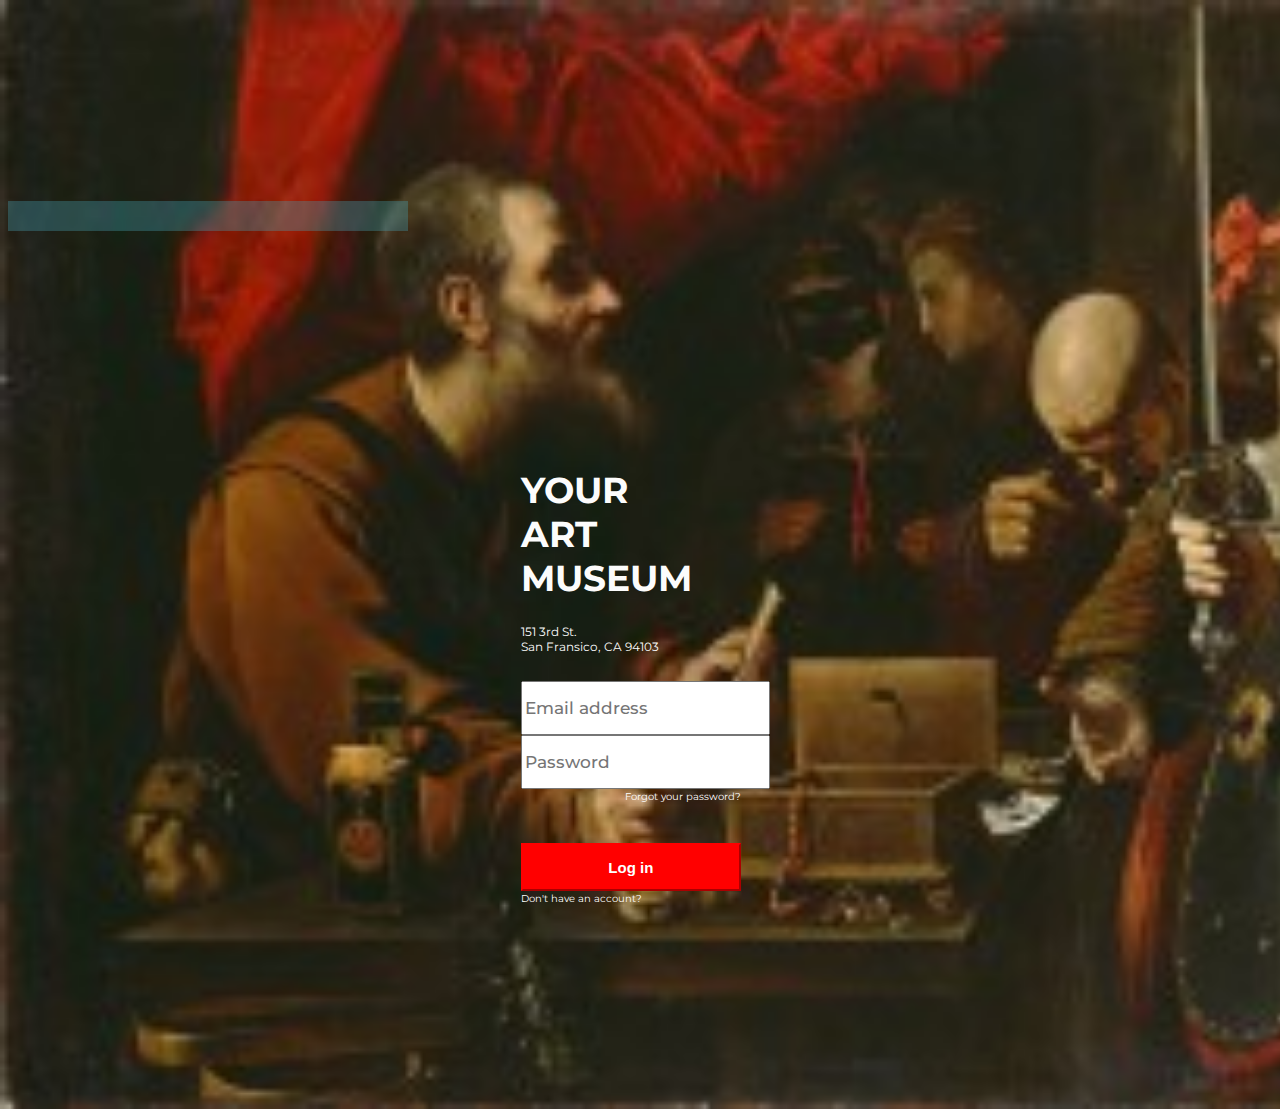
<file: MIDTERM SHIMIZU/index.html>
<!DOCTYPE html>
<html lang="en">
<head>
<meta charset="UTF-8">
<meta name="viewport" content="width=device-width, initial-scale=1.0">
<meta http-equiv="X-UA-Compatible" content="ie=edge">
<title>ACTIVITY HOME PAGE</title>
<link rel="stylesheet" href="style.css"/>
<!--<link rel="stylesheet" type="text/css" href="code\bootstrap.min.css">-->
<link rel="stylesheet" type="text/css" href="https://stackpath.bootstrapcdn.com/font-awesome/4.7.0/css/font-awesome.min.css">
<!--<script type="text/javascript" src="code/bootstrap.min.js"> </script> -->
<script src="https://code.jquery.com/jquery-3.2.1.slim.min.js"></script>
<script src="https://cdnjs.cloudflare.com/ajax/libs/popper.js/1.12.9/umd/popper.min.js" ></script>
<script src="https://maxcdn.bootstrapcdn.com/bootstrap/4.0.0/js/bootstrap.min.js"></script>
 </head>

 <body>
     <div class="container">
          
  
 <div class="d-flex justify-content-center align-items-center login-container ">
    
       
            
     <form class="login-form text-center  ">
             <div class="App-Info">
                 <h1 class="mb-5 font-weight-light text-uppercase text-color"><b>YOUR <br> ART<br> MUSEUM</b></h1>
             <p class="appinfo text-color-p"> 151 3rd St.<br> San Fransico, CA 94103 <br><br></p>
             <div class="form-group">
                <input type="text" class="form-control rounded-pill form-control-lg text-dark form-block" placeholder="Email address">
       
           
                <input type="password" class="form-control rounded-pill form-control-lg" placeholder="Password">
                  <a href="#" class="text-appinfoP pull-right">Forgot your password?</a>
                <br> <br>
                <br> 
               
                    
                  <button type="submit" class="btn mt-5 rounded-pill btn-lg btn-custom btn-block text-uppercase" onclick="homepage.html" >Log in</button>  
            </div >
               
                     <a href="#" class="text-appinfoP">Don't have an account?</a>
             </div>
   
     </form>

     </div>
     
      </div>
</body>
</html>
</file>
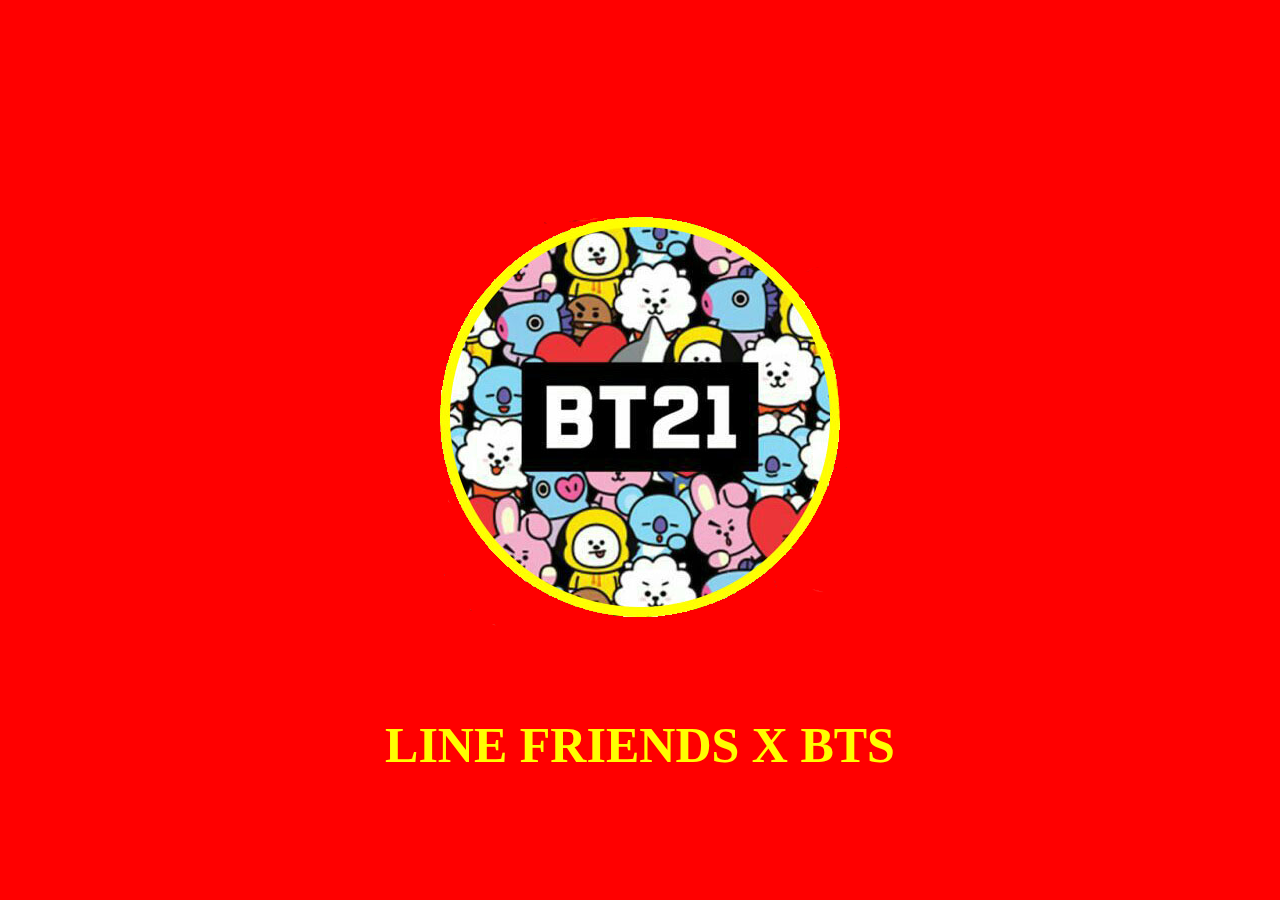
<file: bt21/page1.html>
<html>
<head>
<title> Page 1 </title>
</head>
<style>
h1 {
	color: yellow;
	font-size: 50;
	text-align: center;}
	</style>
<body bgcolor = red>
<br><br><br><br><br><br><br><br><br><br><br>
<center><img src = "bt21.png"></center><br><br><br>
<h1> LINE FRIENDS X BTS </h1>
</div>
</body>
</html>
</file>
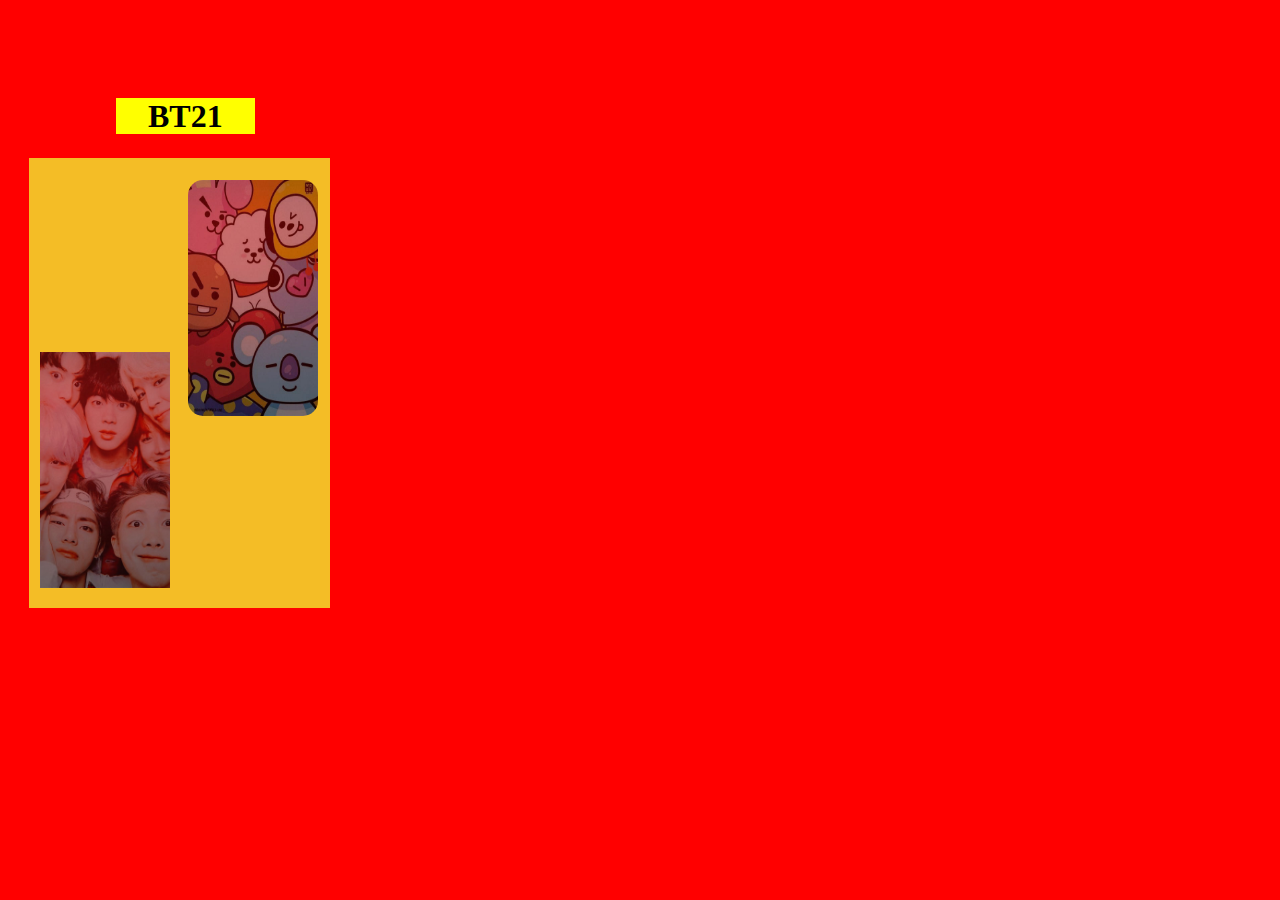
<file: bt21/page2.html>
<html>
<head>
<title> Page 2 </title>
<style>
h1{
    display:inline;
    background-color:yellow;
    color:black;
}
div {position: absolute;
width: 301px;
height: 450px;
left: 29px;
top: 158px;
background: #F4BD26;
}
.image1 {
position: absolute;
width: 130px;
height: 236px;
left: 188px;
top: 180px;
background: url(red ombre.jpg), url(bt21 bg icon.jpg);
border-radius: 15px;
}
.image2 {position: absolute;
width: 130px;
height: 236px;
left: 40px;
top: 352px;}


	</style>
</head>
<body bgcolor = red>
<br><br><br><br><br>
&nbsp &nbsp&nbsp &nbsp&nbsp &nbsp&nbsp &nbsp&nbsp &nbsp &nbsp&nbsp &nbsp&nbsp&nbsp &nbsp&nbsp &nbsp<h1>&nbsp &nbsp BT21 &nbsp &nbsp </h1>
<div></div>
<img src = "bt21 group edited.jpg" class = "image1">
<img src = "bts edited.jpg" class = "image2">

</body>
</html>
</file>
<file: MIDTERM SHIMIZU/style.css>
@import url('https://fonts.googleapis.com/css?family=Poppins:100,200,300,400,500,600,700,800,900');

@import url('https://fonts.googleapis.com/css?family=Montserrat&display=swap');
body{
   background-image:url(image/painting.png);
    background-size: cover;
    background-repeat: no-repeat;
    background-position: 0% 9%;
    background-blend-mode: blur(10px);
}


.login-container{
  height: 100vh;
  width: 100%;
    
}

.text-color{
    color:#24838F;
}

.login-form{
  margin-top: 201px;
  width: 370px;
  padding: 15px;
  max-width: 100%;
 background: rgba(70, 155, 173, 0.36);

}
.login-form .form-control{
  font-size: 17px;
  min-height: 48px;
  font-weight: 500;
 font-family: Montserrat;
color: black;
}
.login-form a{
  text-decoration: none;
  color:#666;
}
.login-form a:hover{
  color:#21C9E0;
}
.login-form input{
font-family: Montserrat;
font-style: normal;
font-weight: normal;
font-size: 12px;
line-height: 15px;

color: #000000;
}
.text-dark{
 font-family: Montserrat;
font-style: normal;
font-weight: normal;
font-size: 12px;
line-height: 15px;

color: #000000;   
}
.forgot-link{
  font-size: 13px;
}

.form-control:focus{
  border-color:#723dbe;
  box-shadow:black !important;
}
.btn-custom{
  background: red;
  border-color:red;
  color:#fff;
  font-size: 15px;
  font-weight: 600;
  min-height: 48px;
}
.btn-custom:focus,
.btn-custom:hover,
.btn-custom:active,
.btn-custom:active:focus{
  background:#FF473A;
  border-color: #FF473A;
  color:#fff;
}
.btn-custom:focus{
  box-shadow: 0 0 0 0.2rem rgba(114,61,190,.25);
}




.background{
   
    
}
.App-Info{
 
position: absolute;
width: 220px;
height: 150px;
left: calc(50% - 220px/2 - 9.14px);
top: calc(50% - 150px/2 + 69px);   
}

.text-color{


font-family: Montserrat;
font-style: normal;
font-weight: normal;
font-size: 36px;
line-height: 44px;

color: #FCFCFC;
}
.text-color-p{



font-family: Montserrat;
font-style: normal;
font-weight: normal;
font-size: 12px;
line-height: 15px;
display: flex;
align-items: center;

color: #FCFCFC;

}

.text-appinfoP{
    font-family: Montserrat;
font-style: normal;
font-weight: normal;
font-size: 10px;
line-height: 15px;
display: flex;
align-items: center;

color: white !important;
    
}
.btn-danger{
        
background: #FF473A;
    color: aliceblue !important;
}

.btn-block {
display: block;
min-width: 100%;

}
.control-lg{
   display: block;
min-width: 100%; 
}
</file>
